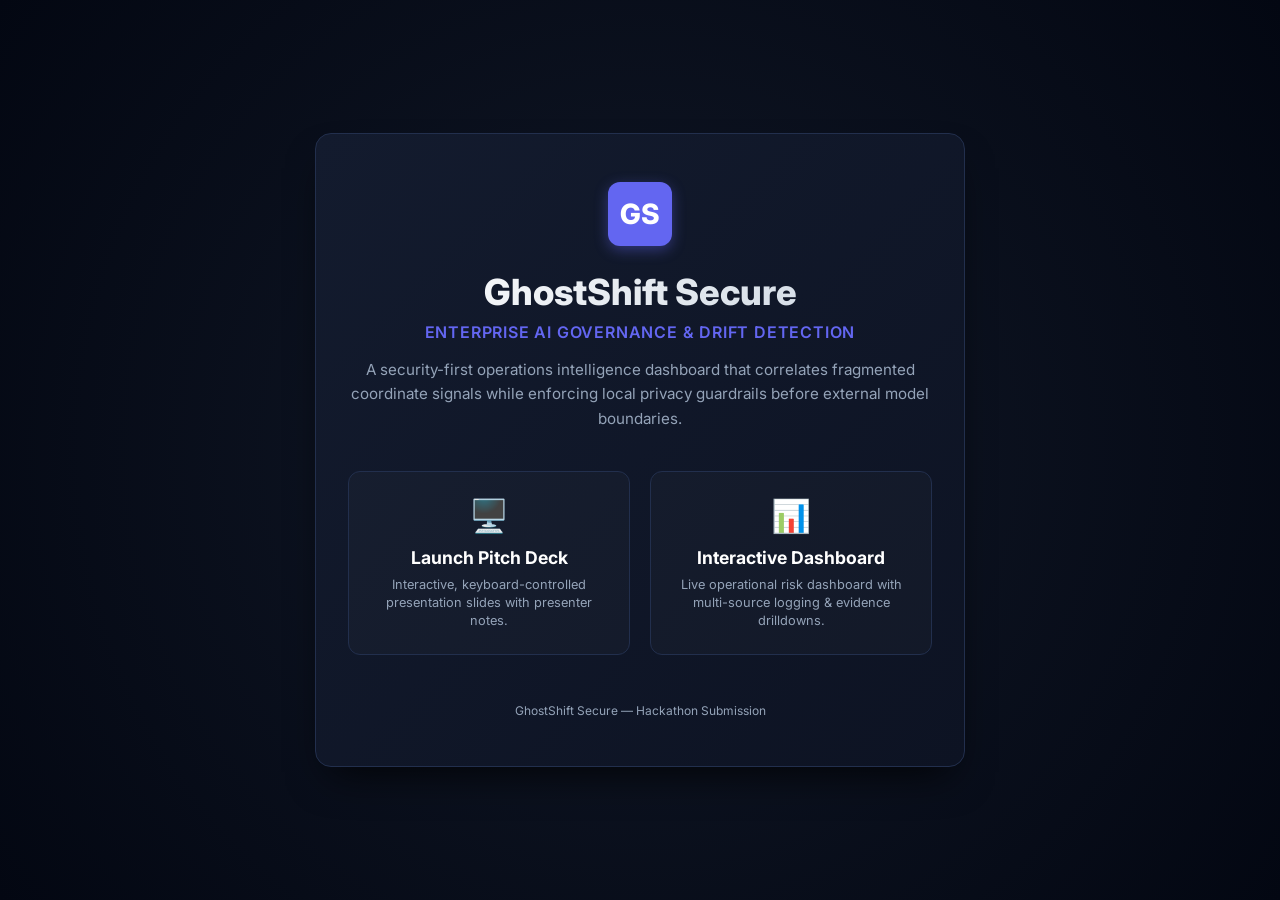
<file: index.html>
<!DOCTYPE html>
<html lang="en">
<head>
  <meta charset="UTF-8">
  <meta name="viewport" content="width=device-width, initial-scale=1.0">
  <title>GhostShift Secure — Project Hub</title>
  <link rel="preconnect" href="https://fonts.googleapis.com">
  <link rel="preconnect" href="https://fonts.gstatic.com" crossorigin>
  <link href="https://fonts.googleapis.com/css2?family=Inter:wght@300;400;500;600;700;800&display=swap" rel="stylesheet">
  <style>
    :root {
      --bg: #0b0f19;
      --surface: #131b2e;
      --surface-border: #222f4d;
      --text: #e2e8f0;
      --text-muted: #94a3b8;
      --primary: #6366f1;
      --primary-hover: #4f46e5;
      --accent: #10b981;
      --font-sans: 'Inter', -apple-system, BlinkMacSystemFont, "Segoe UI", Roboto, sans-serif;
    }

    * {
      box-sizing: border-box;
      margin: 0;
      padding: 0;
    }

    body {
      background-color: var(--bg);
      color: var(--text);
      font-family: var(--font-sans);
      min-height: 100vh;
      display: flex;
      flex-direction: column;
      align-items: center;
      justify-content: center;
      padding: 2rem;
      background: radial-gradient(circle at 50% 50%, #111827 0%, #030712 100%);
    }

    .hub-container {
      max-width: 650px;
      width: 100%;
      text-align: center;
      background: linear-gradient(135deg, var(--surface) 0%, #0d1323 100%);
      border: 1px solid var(--surface-border);
      border-radius: 16px;
      padding: 3rem 2rem;
      box-shadow: 0 20px 40px -15px rgba(0, 0, 0, 0.8);
    }

    .brand-logo {
      display: inline-flex;
      align-items: center;
      justify-content: center;
      width: 64px;
      height: 64px;
      background: var(--primary);
      color: #ffffff;
      font-size: 1.75rem;
      font-weight: 800;
      border-radius: 12px;
      margin-bottom: 1.5rem;
      box-shadow: 0 4px 14px rgba(99, 102, 241, 0.4);
    }

    h1 {
      font-size: 2.25rem;
      font-weight: 800;
      margin-bottom: 0.5rem;
      background: linear-gradient(120deg, #ffffff 0%, #cbd5e1 100%);
      -webkit-background-clip: text;
      -webkit-text-fill-color: transparent;
    }

    .tagline {
      color: var(--primary);
      font-weight: 600;
      font-size: 1rem;
      text-transform: uppercase;
      letter-spacing: 0.05em;
      margin-bottom: 1rem;
    }

    .description {
      color: var(--text-muted);
      font-size: 0.95rem;
      line-height: 1.6;
      margin-bottom: 2.5rem;
    }

    .actions-grid {
      display: grid;
      grid-template-columns: 1fr;
      gap: 1.25rem;
    }

    @media (min-width: 480px) {
      .actions-grid {
        grid-template-columns: 1fr 1fr;
      }
    }

    .hub-card {
      background: rgba(255, 255, 255, 0.02);
      border: 1px solid var(--surface-border);
      border-radius: 12px;
      padding: 1.5rem;
      text-decoration: none;
      color: var(--text);
      display: flex;
      flex-direction: column;
      align-items: center;
      transition: all 0.2s ease;
      cursor: pointer;
    }

    .hub-card:hover {
      background: rgba(99, 102, 241, 0.05);
      border-color: var(--primary);
      transform: translateY(-2px);
    }

    .card-icon {
      font-size: 2rem;
      margin-bottom: 0.75rem;
    }

    .card-title {
      font-weight: 700;
      font-size: 1.1rem;
      margin-bottom: 0.5rem;
      color: #ffffff;
    }

    .card-desc {
      font-size: 0.8rem;
      color: var(--text-muted);
      line-height: 1.4;
    }

    .footer {
      margin-top: 3rem;
      font-size: 0.75rem;
      color: var(--text-muted);
    }
  </style>
</head>
<body>

  <div class="hub-container">
    <div class="brand-logo">GS</div>
    <h1>GhostShift Secure</h1>
    <div class="tagline">Enterprise AI Governance & Drift Detection</div>
    <p class="description">
      A security-first operations intelligence dashboard that correlates fragmented coordinate signals while enforcing local privacy guardrails before external model boundaries.
    </p>

    <div class="actions-grid">
      <!-- Portal Link 1: Slides -->
      <a href="app/slides.html" class="hub-card">
        <span class="card-icon">🖥️</span>
        <span class="card-title">Launch Pitch Deck</span>
        <span class="card-desc">Interactive, keyboard-controlled presentation slides with presenter notes.</span>
      </a>

      <!-- Portal Link 2: Dashboard -->
      <a href="app/index.html" class="hub-card">
        <span class="card-icon">📊</span>
        <span class="card-title">Interactive Dashboard</span>
        <span class="card-desc">Live operational risk dashboard with multi-source logging & evidence drilldowns.</span>
      </a>
    </div>

    <div class="footer">
      GhostShift Secure — Hackathon Submission
    </div>
  </div>

</body>
</html>
</file>
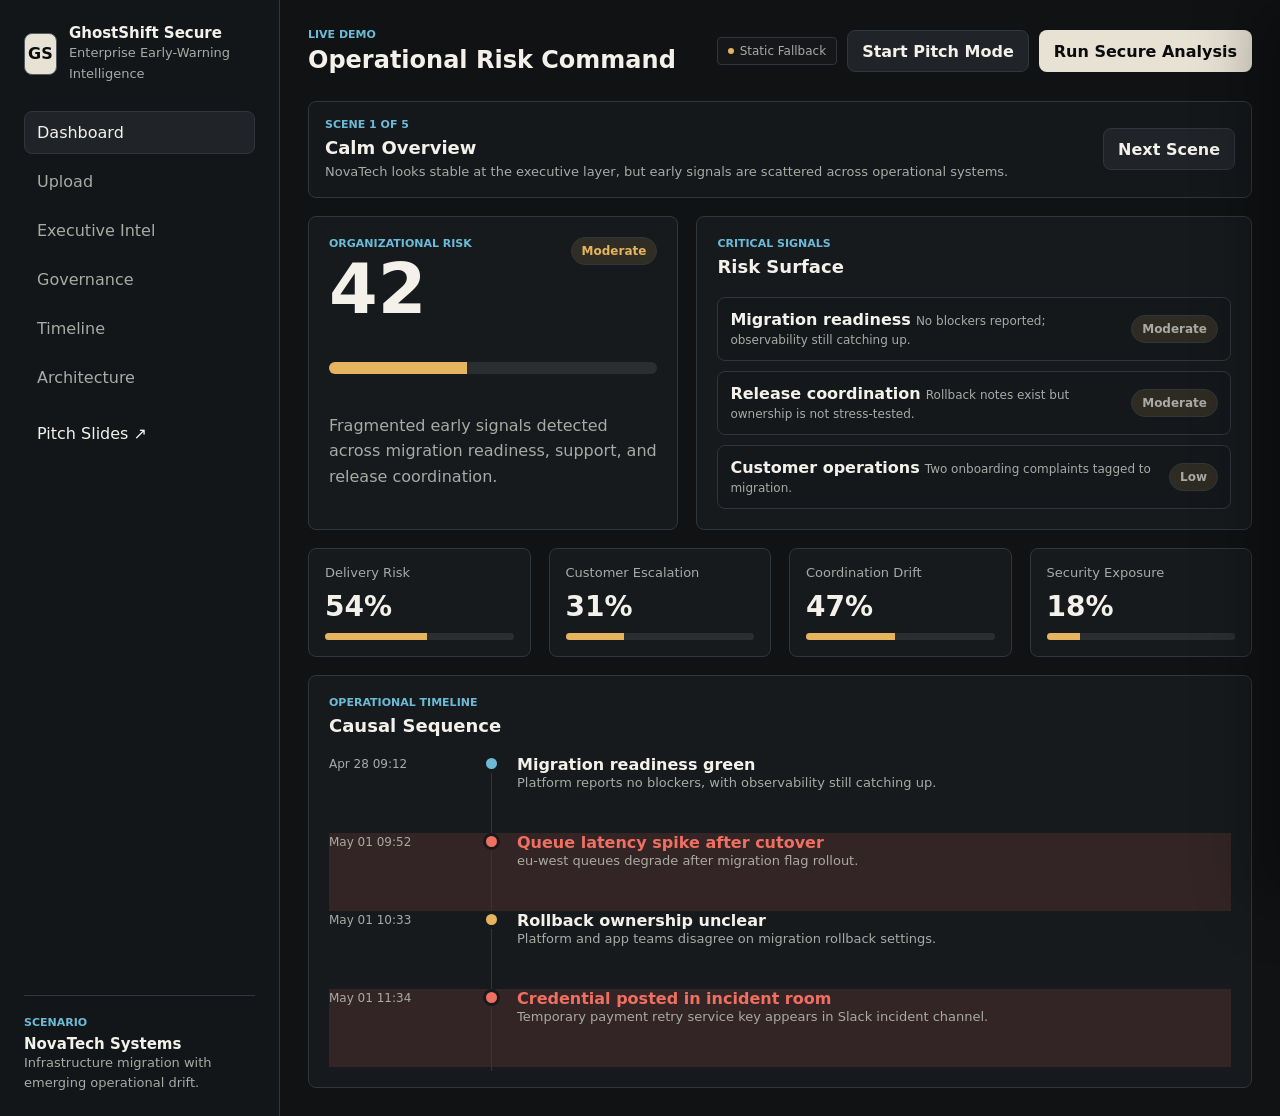
<file: app/index.html>
<!doctype html>
<html lang="en">
  <head>
    <meta charset="utf-8" />
    <meta name="viewport" content="width=device-width, initial-scale=1" />
    <title>GhostShift Secure</title>
    <link rel="stylesheet" href="./styles.css" />
  </head>
  <body>
    <main class="shell">
      <aside class="sidebar" aria-label="Primary">
        <div class="brand">
          <span class="brand-mark">GS</span>
          <div>
            <strong>GhostShift Secure</strong>
            <span>Enterprise Early-Warning Intelligence</span>
          </div>
        </div>
        <nav class="nav">
          <button class="nav-item active" data-view="dashboard">Dashboard</button>
          <button class="nav-item" data-view="upload">Upload</button>
          <button class="nav-item" data-view="intelligence">Executive Intel</button>
          <button class="nav-item" data-view="governance">Governance</button>
          <button class="nav-item" data-view="timeline">Timeline</button>
          <button class="nav-item" data-view="architecture">Architecture</button>
          <button class="nav-item" onclick="window.open('slides.html', '_blank')" style="border-top: 1px solid var(--surface-border); margin-top: 0.5rem; color: var(--primary);">Pitch Slides ↗</button>
        </nav>
        <div class="scenario">
          <span class="label">Scenario</span>
          <strong>NovaTech Systems</strong>
          <p>Infrastructure migration with emerging operational drift.</p>
        </div>
      </aside>

      <section class="workspace">
        <header class="topbar">
          <div>
            <span class="label">Live Demo</span>
            <h1>Operational Risk Command</h1>
          </div>
          <div class="topbar-actions">
            <div class="api-status" id="api-status">
              <span class="status-indicator disconnected"></span>
              <span class="status-text">Static Fallback</span>
            </div>
            <button class="secondary-action" id="start-pitch">Start Pitch Mode</button>
            <button class="primary-action" id="run-analysis">Run Secure Analysis</button>
          </div>
        </header>

        <section class="pitch-strip" id="pitch-strip" aria-live="polite">
          <div>
            <span class="label" id="pitch-kicker">Scene 1 of 5</span>
            <strong id="pitch-title">Calm Overview</strong>
            <p id="pitch-copy">NovaTech looks stable at the executive layer, but early signals are scattered across operational systems.</p>
          </div>
          <button class="secondary-action" id="next-scene">Next Scene</button>
        </section>

        <section class="view active" id="dashboard">
          <div class="hero-grid">
            <section class="risk-panel">
              <div class="panel-header">
                <div>
                  <span class="label">Organizational Risk</span>
                  <h2 id="risk-score">42</h2>
                </div>
                <span class="status-pill moderate" id="risk-posture">Moderate</span>
              </div>
              <div class="score-ring" aria-hidden="true">
                <div id="score-fill"></div>
              </div>
              <p id="risk-summary">Fragmented early signals detected across migration readiness, support, and release coordination.</p>
            </section>

            <section class="signal-panel">
              <div class="panel-header">
                <div>
                  <span class="label">Critical Signals</span>
                  <h2>Risk Surface</h2>
                </div>
              </div>
              <div class="signal-list" id="signal-list"></div>
            </section>
          </div>

          <section class="metrics-grid" aria-label="Risk metrics">
            <article class="metric">
              <span>Delivery Risk</span>
              <strong id="delivery-risk">54%</strong>
              <div class="bar"><i style="width:54%"></i></div>
            </article>
            <article class="metric">
              <span>Customer Escalation</span>
              <strong id="customer-risk">31%</strong>
              <div class="bar"><i style="width:31%"></i></div>
            </article>
            <article class="metric">
              <span>Coordination Drift</span>
              <strong id="coordination-risk">47%</strong>
              <div class="bar"><i style="width:47%"></i></div>
            </article>
            <article class="metric">
              <span>Security Exposure</span>
              <strong id="security-risk">18%</strong>
              <div class="bar"><i style="width:18%"></i></div>
            </article>
          </section>

          <section class="panel">
            <div class="panel-header">
              <div>
                <span class="label">Operational Timeline</span>
                <h2>Causal Sequence</h2>
              </div>
            </div>
            <div class="timeline compact" id="dashboard-timeline"></div>
          </section>
        </section>

        <section class="view" id="upload">
          <!-- Premium Configuration Zone -->
          <section class="panel split" style="margin-bottom: 12px; display: grid; grid-template-columns: 1fr 1.2fr; gap: 24px; align-items: start;">
            <div>
              <span class="label">Secure Ingestion & Governance</span>
              <h2>Operational Risk Analysis</h2>
              <p class="muted">Upload Slack logs, Jira tickets, support logs, and incident reports to perform real-time operational drift analysis.</p>
              
              <!-- Drag and drop upload zone -->
              <div id="drop-zone" style="margin-top: 16px; border: 2px dashed var(--line); border-radius: 8px; padding: 24px; text-align: center; background: rgba(255, 255, 255, 0.01); cursor: pointer; transition: border-color 0.2s ease;">
                <span class="label" style="color: var(--cyan); margin-bottom: 4px;">Drag & Drop Files Here</span>
                <p style="font-size: 12px; color: var(--muted);">or click to browse operational files (.csv, .jsonl, .md)</p>
                <input type="file" id="file-uploader" multiple style="display: none;" accept=".csv,.jsonl,.md" />
              </div>
              <div id="selected-files-list" style="margin-top: 10px; font-size: 12px; color: var(--green); min-height: 20px;"></div>
            </div>
            
            <div style="display: grid; gap: 14px; background: var(--surface); padding: 18px; border: 1px solid var(--line); border-radius: 8px;">
              <div>
                <span class="label" style="color: var(--cyan);">AI Engine Settings</span>
                <strong>Gemini LLM Pipeline</strong>
                <p class="muted" style="font-size: 11px; margin-top: 4px; margin-bottom: 10px;">GhostShift secure gateway uses dynamic DSPy modules + Gemini-1.5-Flash recursive briefings. Paste your key below to connect.</p>
                <div style="display: flex; gap: 8px;">
                  <input type="password" id="gemini-key-input" placeholder="Paste your GEMINI_API_KEY..." style="flex: 1; padding: 10px 12px; border-radius: 6px; border: 1px solid var(--line); background: var(--surface-2); color: var(--text); font-size: 13px;" />
                  <button class="secondary-action" id="save-key-btn" style="min-height: unset; padding: 0 16px; font-size: 13px;">Save Key</button>
                </div>
                <div id="key-status-msg" style="font-size: 11px; color: var(--muted); margin-top: 6px;"></div>
              </div>
              
              <div style="border-top: 1px solid var(--line); padding-top: 12px; display: flex; justify-content: space-between; align-items: center;">
                <div>
                  <strong>Analysis Action</strong>
                  <p class="muted" style="font-size: 11px;">Analyze custom files or fallback to NovaTech dataset.</p>
                </div>
                <button class="primary-action" id="upload-analysis" style="min-width: 140px;">Analyze Dataset</button>
              </div>
            </div>
          </section>
          
          <span class="label">Staged Datasets</span>
          <section class="file-grid" id="file-grid"></section>
          
          <span class="label" style="margin-top: 12px;">Active Pipeline Progress</span>
          <section class="pipeline" id="pipeline"></section>
        </section>

        <section class="view" id="intelligence">
          <section class="panel executive">
            <div class="brief-header">
              <div>
                <span class="label">Gemini Executive Brief</span>
                <h2 id="brief-headline">Infrastructure migration triggered coordination drift, customer escalation, and security exposure.</h2>
              </div>
              <div class="brief-score">
                <span>Confidence</span>
                <strong id="brief-confidence">91%</strong>
              </div>
            </div>
            <p id="brief-summary">NovaTech's infrastructure migration appears to have created a coordination breakdown between platform engineering, application teams, release management, and customer operations. The breakdown increased deployment instability, reopened critical defects, delayed the release train, and elevated enterprise customer escalation volume.</p>
          </section>
          <section class="executive-grid">
            <article class="brief-card wide">
              <span class="label">Root Cause</span>
              <p id="brief-root-cause">The migration shifted ownership boundaries faster than NovaTech's operating model could absorb.</p>
            </article>
            <article class="brief-card">
              <span class="label">Primary Decision</span>
              <p id="brief-primary-decision">Treat the migration as an active business-risk incident, not only an engineering defect.</p>
            </article>
            <article class="brief-card">
              <span class="label">72-Hour Action</span>
              <p id="brief-next-action">Centralize incident command, freeze non-critical deployments, rotate the exposed credential, and send proactive remediation timelines.</p>
            </article>
          </section>
          <section class="panel">
            <div class="panel-header">
              <div>
                <span class="label">What Changed Over Time</span>
                <h2>Operational Drift Pattern</h2>
              </div>
            </div>
            <div class="change-list" id="change-list"></div>
          </section>
          <section class="panel">
            <div class="panel-header">
              <div>
                <span class="label">Risk Sections</span>
                <h2>Evidence-Linked Executive Findings</h2>
              </div>
            </div>
            <div class="brief-risk-list" id="brief-risk-list"></div>
          </section>
          <section class="recommendations" id="recommendations"></section>
        </section>

        <section class="view" id="governance">
          <section class="governance-reveal">
            <article class="boundary-card">
              <span class="label">Original Payload</span>
              <code id="original-payload">Incident note: temporary key GSK_live_91f4b8ab73a2f23de0c871e921 was pasted during hotfix.</code>
            </article>
            <article class="boundary-card blocked">
              <span class="label">Sanitized Model Context</span>
              <code id="sanitized-payload">Incident note: temporary key [REDACTED_API_KEY] was pasted during hotfix.</code>
            </article>
          </section>
          <section class="panel">
            <div class="panel-header">
              <div>
                <span class="label">Veea Lobster Trap Layer</span>
                <h2>Outbound AI Governance</h2>
              </div>
              <span class="status-pill critical">3 events</span>
            </div>
            <div class="audit-log" id="audit-log"></div>
          </section>
        </section>

        <section class="view" id="timeline">
          <section class="panel">
            <span class="label">Timeline Intelligence</span>
            <h2>Migration Failure Pattern</h2>
            <div class="timeline" id="full-timeline"></div>
          </section>
        </section>

        <section class="view" id="architecture">
          <section class="panel">
            <span class="label">System Architecture</span>
            <h2>Secure Intelligence Path</h2>
            <div class="architecture-flow">
              <article>
                <strong>Enterprise Data</strong>
                <span>Slack, Jira, support, incidents, PDFs</span>
              </article>
              <article>
                <strong>Lobster Trap Filter</strong>
                <span>Secrets, PII, prompt injection, audit log</span>
              </article>
              <article>
                <strong>DSPy Recursive Analysis</strong>
                <span>Chunking, local summaries, risk modules</span>
              </article>
              <article>
                <strong>Gemini Briefing</strong>
                <span>Root cause, impact, remediation</span>
              </article>
              <article>
                <strong>Executive Dashboard</strong>
                <span>Risk score, timeline, governance evidence</span>
              </article>
            </div>
          </section>
        </section>
      </section>

      <aside class="evidence-drawer" id="evidence-drawer" aria-label="Risk evidence" aria-hidden="true">
        <div class="drawer-header">
          <div>
            <span class="label">Evidence Drilldown</span>
            <h2 id="evidence-title">Risk Evidence</h2>
          </div>
          <button class="icon-button" id="close-evidence" aria-label="Close evidence panel">X</button>
        </div>
        <div class="drawer-body">
          <div class="evidence-meta">
            <article>
              <span>Confidence</span>
              <strong id="evidence-confidence">--</strong>
            </article>
            <article>
              <span>Severity</span>
              <strong id="evidence-severity">--</strong>
            </article>
          </div>
          <section class="evidence-section">
            <span class="label">Why GhostShift Thinks This</span>
            <p id="evidence-why"></p>
          </section>
          <section class="evidence-section">
            <span class="label">Timeline Correlation</span>
            <p id="evidence-correlation"></p>
          </section>
          <section class="evidence-section">
            <span class="label">Recommended Action</span>
            <p id="evidence-action"></p>
          </section>
          <section class="evidence-section">
            <span class="label">Source Trail</span>
            <div class="source-list" id="evidence-sources"></div>
          </section>
        </div>
      </aside>
    </main>
    <script src="./app.js"></script>
  </body>
</html>
</file>
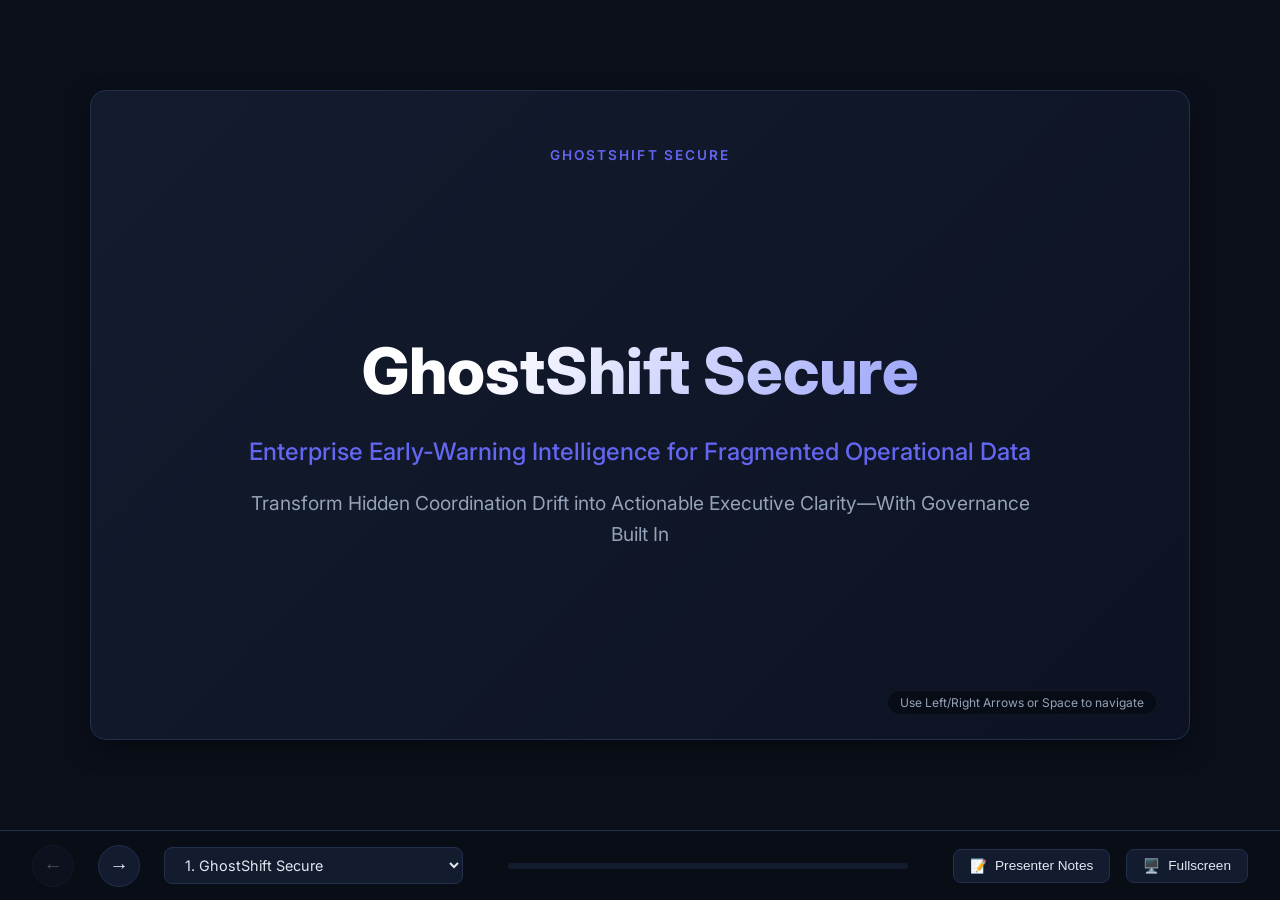
<file: app/slides.html>
<!DOCTYPE html>
<html lang="en">
<head>
  <meta charset="UTF-8">
  <meta name="viewport" content="width=device-width, initial-scale=1.0">
  <title>GhostShift Secure — Pitch Deck Slides</title>
  <link rel="preconnect" href="https://fonts.googleapis.com">
  <link rel="preconnect" href="https://fonts.gstatic.com" crossorigin>
  <link href="https://fonts.googleapis.com/css2?family=Fira+Code:wght@400;500&family=Inter:wght@300;400;500;600;700;800&display=swap" rel="stylesheet">
  <style>
    :root {
      --bg: #0b0f19;
      --surface: #131b2e;
      --surface-border: #222f4d;
      --text: #e2e8f0;
      --text-muted: #94a3b8;
      --primary: #6366f1;
      --primary-hover: #4f46e5;
      --accent: #10b981;
      --accent-red: #ef4444;
      --accent-amber: #f59e0b;
      --shadow: 0 10px 30px -10px rgba(0, 0, 0, 0.7);
      --font-sans: 'Inter', -apple-system, BlinkMacSystemFont, "Segoe UI", Roboto, sans-serif;
      --font-mono: 'Fira Code', monospace;
    }

    * {
      box-sizing: border-box;
      margin: 0;
      padding: 0;
    }

    body {
      background-color: var(--bg);
      color: var(--text);
      font-family: var(--font-sans);
      overflow: hidden;
      height: 100vh;
      display: flex;
      flex-direction: column;
      user-select: none;
    }

    /* Presentation Viewport */
    .deck-container {
      flex: 1;
      display: flex;
      align-items: center;
      justify-content: center;
      padding: 2rem;
      position: relative;
      perspective: 1000px;
    }

    .slide-viewport {
      width: 100%;
      max-width: 1100px;
      height: 100%;
      max-height: 650px;
      background: linear-gradient(135deg, var(--surface) 0%, #0d1323 100%);
      border: 1px solid var(--surface-border);
      border-radius: 16px;
      box-shadow: var(--shadow);
      position: relative;
      overflow: hidden;
      display: flex;
      flex-direction: column;
      transition: transform 0.5s cubic-bezier(0.25, 0.8, 0.25, 1);
    }

    .slide {
      position: absolute;
      top: 0;
      left: 0;
      width: 100%;
      height: 100%;
      padding: 3.5rem;
      display: flex;
      flex-direction: column;
      justify-content: center;
      opacity: 0;
      transform: translateX(100px) rotateY(-10deg);
      pointer-events: none;
      transition: opacity 0.4s ease, transform 0.4s cubic-bezier(0.25, 0.8, 0.25, 1);
    }

    .slide.active {
      opacity: 1;
      transform: translateX(0) rotateY(0deg);
      pointer-events: auto;
    }

    .slide.previous {
      opacity: 0;
      transform: translateX(-100px) rotateY(10deg);
    }

    /* Typography & Content Layout */
    .slide-header {
      margin-bottom: 2rem;
      display: flex;
      justify-content: space-between;
      align-items: center;
    }

    .slide-kicker {
      font-size: 0.85rem;
      font-weight: 600;
      text-transform: uppercase;
      letter-spacing: 0.15em;
      color: var(--primary);
    }

    .slide-title {
      font-size: 2.25rem;
      font-weight: 800;
      line-height: 1.2;
      background: linear-gradient(120deg, #ffffff 0%, #cbd5e1 100%);
      -webkit-background-clip: text;
      -webkit-text-fill-color: transparent;
      margin-top: 0.25rem;
    }

    .slide-body {
      flex: 1;
      display: flex;
      flex-direction: column;
      justify-content: center;
      font-size: 1.15rem;
      line-height: 1.6;
      color: #cbd5e1;
    }

    /* Slide specific styles */
    .title-slide {
      align-items: center;
      text-align: center;
    }

    .title-slide .slide-title {
      font-size: 4rem;
      margin-bottom: 1.5rem;
      background: linear-gradient(120deg, #ffffff 30%, #818cf8 100%);
      -webkit-background-clip: text;
      -webkit-text-fill-color: transparent;
    }

    .title-slide .tagline {
      font-size: 1.5rem;
      color: var(--primary);
      font-weight: 500;
      margin-bottom: 1rem;
    }

    .title-slide .subtitle {
      font-size: 1.2rem;
      color: var(--text-muted);
      max-width: 800px;
    }

    /* Grid Layouts */
    .grid-2 {
      display: grid;
      grid-template-columns: 1fr 1fr;
      gap: 2.5rem;
      align-items: center;
    }

    .grid-3 {
      display: grid;
      grid-template-columns: 1fr 1fr 1fr;
      gap: 1.5rem;
    }

    .card {
      background: rgba(255, 255, 255, 0.03);
      border: 1px solid rgba(255, 255, 255, 0.05);
      border-radius: 12px;
      padding: 1.5rem;
      transition: transform 0.3s ease, border-color 0.3s ease;
    }

    .card:hover {
      transform: translateY(-2px);
      border-color: rgba(99, 102, 241, 0.3);
      background: rgba(255, 255, 255, 0.05);
    }

    .card h4 {
      font-size: 1.25rem;
      font-weight: 600;
      margin-bottom: 0.75rem;
      color: #ffffff;
      display: flex;
      align-items: center;
      gap: 0.5rem;
    }

    .card ul {
      list-style-type: none;
      font-size: 0.95rem;
      color: var(--text-muted);
    }

    .card li {
      margin-bottom: 0.5rem;
      position: relative;
      padding-left: 1.25rem;
    }

    .card li::before {
      content: "•";
      color: var(--primary);
      position: absolute;
      left: 0;
      font-weight: bold;
    }

    /* Bullet lists */
    .bullet-list {
      list-style: none;
    }

    .bullet-list li {
      font-size: 1.2rem;
      margin-bottom: 1rem;
      padding-left: 2rem;
      position: relative;
    }

    .bullet-list li::before {
      content: "→";
      color: var(--primary);
      position: absolute;
      left: 0;
      font-weight: 700;
    }

    /* Highlights & Badges */
    .badge {
      display: inline-block;
      padding: 0.25rem 0.75rem;
      border-radius: 9999px;
      font-size: 0.75rem;
      font-weight: 600;
      text-transform: uppercase;
      letter-spacing: 0.05em;
    }

    .badge.red { background: rgba(239, 68, 68, 0.15); color: var(--accent-red); border: 1px solid rgba(239, 68, 68, 0.2); }
    .badge.green { background: rgba(16, 185, 129, 0.15); color: var(--accent); border: 1px solid rgba(16, 185, 129, 0.2); }
    .badge.amber { background: rgba(245, 158, 11, 0.15); color: var(--accent-amber); border: 1px solid rgba(245, 158, 11, 0.2); }

    .highlight-box {
      background: rgba(99, 102, 241, 0.08);
      border-left: 4px solid var(--primary);
      padding: 1.25rem;
      border-radius: 0 12px 12px 0;
      margin-top: 1rem;
    }

    /* Tables */
    table {
      width: 100%;
      border-collapse: collapse;
      margin-top: 0.5rem;
      font-size: 0.95rem;
    }

    th, td {
      padding: 0.75rem 1rem;
      text-align: left;
      border-bottom: 1px solid var(--surface-border);
    }

    th {
      font-weight: 600;
      color: #ffffff;
      background: rgba(255, 255, 255, 0.02);
    }

    tr:hover td {
      background: rgba(255, 255, 255, 0.01);
    }

    /* Architecture Flow styling */
    .arch-flow {
      display: flex;
      flex-direction: column;
      align-items: center;
      gap: 0.75rem;
      padding: 1rem;
      background: rgba(0, 0, 0, 0.2);
      border-radius: 12px;
      border: 1px solid var(--surface-border);
      font-family: var(--font-mono);
      font-size: 0.9rem;
    }

    .arch-step {
      background: var(--surface);
      border: 1px solid var(--surface-border);
      border-radius: 8px;
      padding: 0.6rem 1.5rem;
      width: 80%;
      text-align: center;
      color: var(--text);
      box-shadow: 0 4px 6px rgba(0, 0, 0, 0.2);
      position: relative;
    }

    .arch-step.highlight {
      border-color: var(--primary);
      background: rgba(99, 102, 241, 0.15);
      color: #ffffff;
      font-weight: 500;
    }

    .arch-arrow {
      color: var(--primary);
      font-size: 1.2rem;
    }

    /* Controls Bar */
    .deck-controls {
      background: #090d16;
      border-top: 1px solid var(--surface-border);
      padding: 1rem 2rem;
      display: flex;
      align-items: center;
      justify-content: space-between;
      height: 70px;
      z-index: 10;
    }

    .controls-left {
      display: flex;
      align-items: center;
      gap: 1.5rem;
    }

    .nav-btn {
      background: var(--surface);
      border: 1px solid var(--surface-border);
      color: var(--text);
      width: 42px;
      height: 42px;
      border-radius: 50%;
      display: flex;
      align-items: center;
      justify-content: center;
      cursor: pointer;
      font-size: 1.2rem;
      transition: all 0.2s ease;
    }

    .nav-btn:hover:not(:disabled) {
      background: var(--primary);
      border-color: var(--primary);
      color: #ffffff;
      transform: scale(1.05);
    }

    .nav-btn:disabled {
      opacity: 0.3;
      cursor: not-allowed;
    }

    .slide-select {
      background: var(--surface);
      border: 1px solid var(--surface-border);
      color: var(--text);
      padding: 0.5rem 1rem;
      border-radius: 8px;
      font-family: var(--font-sans);
      font-size: 0.9rem;
      outline: none;
      cursor: pointer;
    }

    .progress-container {
      flex: 1;
      max-width: 400px;
      height: 6px;
      background: var(--surface);
      border-radius: 999px;
      overflow: hidden;
      margin: 0 2rem;
    }

    .progress-bar {
      height: 100%;
      width: 0%;
      background: linear-gradient(90deg, var(--primary) 0%, var(--accent) 100%);
      border-radius: 999px;
      transition: width 0.3s cubic-bezier(0.25, 0.8, 0.25, 1);
    }

    .controls-right {
      display: flex;
      align-items: center;
      gap: 1rem;
    }

    .action-btn {
      background: var(--surface);
      border: 1px solid var(--surface-border);
      color: var(--text);
      padding: 0.5rem 1rem;
      border-radius: 8px;
      font-size: 0.85rem;
      font-weight: 500;
      cursor: pointer;
      display: flex;
      align-items: center;
      gap: 0.5rem;
      transition: all 0.2s ease;
    }

    .action-btn:hover {
      background: rgba(255, 255, 255, 0.05);
      border-color: var(--text-muted);
    }

    .action-btn.active {
      background: rgba(99, 102, 241, 0.15);
      border-color: var(--primary);
      color: #ffffff;
    }

    /* Presenter Notes Panel */
    .notes-drawer {
      height: 0px;
      background: #080c14;
      border-top: 0px solid var(--surface-border);
      overflow-y: auto;
      transition: height 0.3s cubic-bezier(0.25, 0.8, 0.25, 1), border-width 0.3s;
      padding: 0 2rem;
    }

    .notes-drawer.open {
      height: 160px;
      border-top: 1px solid var(--surface-border);
      padding: 1.25rem 2rem;
    }

    .notes-header {
      font-size: 0.75rem;
      font-weight: 700;
      text-transform: uppercase;
      letter-spacing: 0.1em;
      color: var(--primary);
      margin-bottom: 0.5rem;
    }

    .notes-content {
      font-size: 0.95rem;
      line-height: 1.5;
      color: #94a3b8;
    }

    /* Floating navigation hints */
    .keyboard-hint {
      position: absolute;
      bottom: 1.5rem;
      right: 2rem;
      font-size: 0.75rem;
      color: var(--text-muted);
      background: rgba(0, 0, 0, 0.4);
      padding: 0.25rem 0.75rem;
      border-radius: 99px;
      border: 1px solid rgba(255, 255, 255, 0.05);
      pointer-events: none;
    }

    .dashboard-link {
      color: var(--primary);
      text-decoration: none;
      font-weight: 500;
      transition: color 0.2s;
    }
    .dashboard-link:hover {
      color: var(--primary-hover);
      text-decoration: underline;
    }
  </style>
</head>
<body>

  <!-- Presentation Viewport -->
  <main class="deck-container">
    <div class="slide-viewport">

      <!-- Slide 1: Title & Positioning -->
      <section class="slide active title-slide" data-notes="Start strong! Welcome judges and operational leads. Position GhostShift Secure as an intelligence platform rather than a generic monitoring tool. The goal is to highlight the bridge between operational noise and boardroom-level decisions.">
        <header class="slide-header">
          <span class="slide-kicker">GhostShift Secure</span>
        </header>
        <div class="slide-body">
          <h1 class="slide-title">GhostShift Secure</h1>
          <p class="tagline">Enterprise Early-Warning Intelligence for Fragmented Operational Data</p>
          <p class="subtitle">Transform Hidden Coordination Drift into Actionable Executive Clarity—With Governance Built In</p>
        </div>
      </section>

      <!-- Slide 2: The Problem -->
      <section class="slide" data-notes="Introduce the fictional story of NovaTech Systems. They did an infrastructure migration that *looked* successful from the top layer but was experiencing structural coordination drift underneath. Point to the risk metric jump (42 -> 86) which went unnoticed.">
        <header class="slide-header">
          <div>
            <span class="slide-kicker">The Problem</span>
            <h2 class="slide-title">Enterprise Data is Fragmented. But the Crisis is Real.</h2>
          </div>
          <span class="badge red">NovaTech Scenario</span>
        </header>
        <div class="slide-body grid-2">
          <div>
            <p style="font-weight: 500; margin-bottom: 0.75rem; color: #ffffff;">What Leadership Sees (Green Dashboard):</p>
            <ul class="bullet-list" style="margin-bottom: 1.5rem;">
              <li style="font-size: 1.05rem; margin-bottom: 0.5rem;">Migration completed on schedule</li>
              <li style="font-size: 1.05rem; margin-bottom: 0.5rem;">Core systems online and active</li>
            </ul>
            <p style="font-weight: 500; margin-bottom: 0.75rem; color: #ffffff;">What Actually Happened Underneath:</p>
            <ul class="bullet-list">
              <li style="font-size: 1.05rem; margin-bottom: 0.5rem;">Deployment failures spiked 340%</li>
              <li style="font-size: 1.05rem; margin-bottom: 0.5rem;">Jira bugs reopened; SLA breached</li>
              <li style="font-size: 1.05rem; margin-bottom: 0.5rem;">API credential accidentally leaked to Slack</li>
            </ul>
          </div>
          <div class="card" style="text-align: center; border-color: rgba(239, 68, 68, 0.3);">
            <div style="font-size: 0.85rem; color: var(--accent-red); text-transform: uppercase; font-weight: 600;">Systemic Risk Escalation</div>
            <div style="font-size: 5.5rem; font-weight: 800; color: #ffffff; line-height: 1.1; margin: 0.5rem 0;">42 <span style="font-size: 2.5rem; color: var(--text-muted);">→</span> 86</div>
            <p style="font-size: 0.95rem; color: var(--text-muted);">The score jumped to critical, but no single standard alarm went off because the signals were fragmented.</p>
          </div>
        </div>
      </section>

      <!-- Slide 3: Why Current Solutions Fail -->
      <section class="slide" data-notes="Explain the blind spots in traditional systems: APM tools only monitor single services; sending raw logs to third-party LLMs introduces severe governance and leakage risks; and typical SIEM is built for hackers, not team coordination drift.">
        <header class="slide-header">
          <div>
            <span class="slide-kicker">Market Analysis</span>
            <h2 class="slide-title">Existing Approaches Have a Blind Spot</h2>
          </div>
        </header>
        <div class="slide-body grid-3">
          <div class="card">
            <h4>Traditional APM/Dashboards</h4>
            <ul>
              <li>Tracks isolated metrics only</li>
              <li>No cross-system correlation</li>
              <li>Requires manual human analysis and alert chasing</li>
            </ul>
          </div>
          <div class="card" style="border-color: rgba(245, 158, 11, 0.2);">
            <h4>Raw LLM Analysis</h4>
            <ul>
              <li>Sends sensitive data to external AI</li>
              <li>PII & credential leakage risk</li>
              <li>Unsubstantiated black-box findings with no evidence links</li>
            </ul>
          </div>
          <div class="card">
            <h4>Security SIEM / incident response</h4>
            <ul>
              <li>Built for security threat events</li>
              <li>Fails to parse team coordination</li>
              <li>Too slow for proactive operational warning</li>
            </ul>
          </div>
        </div>
      </section>

      <!-- Slide 4: Enter GhostShift Secure -->
      <section class="slide" data-notes="Walk through our solution's three pillars: 1. Correlating multi-source logs. 2. Redacting sensitive data before outbound APIs with Lobster Trap. 3. Providing evidence-linked executive briefings.">
        <header class="slide-header">
          <div>
            <span class="slide-kicker">The Solution</span>
            <h2 class="slide-title">GhostShift Secure: Three Core Capabilities</h2>
          </div>
        </header>
        <div class="slide-body grid-3">
          <div class="card">
            <div style="font-size: 2rem; margin-bottom: 0.5rem;">🧩</div>
            <h4>1. Correlate Signals</h4>
            <p style="font-size: 0.9rem; color: var(--text-muted);">Normalizes and parses Slack, Jira, support tickets, incident reports, and timelines automatically to locate coordination breakdowns.</p>
          </div>
          <div class="card" style="border-color: rgba(99, 102, 241, 0.4); background: rgba(99, 102, 241, 0.05);">
            <div style="font-size: 2rem; margin-bottom: 0.5rem;">🛡️</div>
            <h4>2. Enforce AI Boundaries</h4>
            <p style="font-size: 0.9rem; color: var(--text-muted);">The local <strong>Lobster Trap Filter</strong> intercepts and redacts API keys, credentials, PII, and emails <em>before</em> sending context to models.</p>
          </div>
          <div class="card">
            <div style="font-size: 2rem; margin-bottom: 0.5rem;">📈</div>
            <h4>3. Executive Intelligence</h4>
            <p style="font-size: 0.9rem; color: var(--text-muted);">Delivers boardroom-ready briefs with a confidence index, root causes, 72-hour recommendations, and clickable evidence audit links.</p>
          </div>
        </div>
      </section>

      <!-- Slide 5: The Architecture -->
      <section class="slide" data-notes="Detail the pipeline. Highlight that security is *first*, not an afterthought. Data sources go to parser, then get actively scrubbed by the Lobster Trap, then go to DSPy Modules for structure, and finally Gemini generates the brief.">
        <header class="slide-header">
          <div>
            <span class="slide-kicker">System Design</span>
            <h2 class="slide-title">GhostShift Secure Processing Pipeline</h2>
          </div>
        </header>
        <div class="slide-body grid-2">
          <div class="arch-flow">
            <div class="arch-step">Enterprise Data Sources (Slack, Jira, Support)</div>
            <div class="arch-arrow">↓</div>
            <div class="arch-step highlight">Lobster Trap Security Filter (Redacts Secrets)</div>
            <div class="arch-arrow">↓</div>
            <div class="arch-step">DSPy Intelligence Modules (Structured Chunking)</div>
            <div class="arch-arrow">↓</div>
            <div class="arch-step">Gemini Executive Briefing Generation</div>
            <div class="arch-arrow">↓</div>
            <div class="arch-step">Interactive Executive Dashboard</div>
          </div>
          <div>
            <p style="margin-bottom: 1rem; font-weight: 600; color: #ffffff;">Key Engineering Highlights:</p>
            <ul class="bullet-list" style="font-size: 1rem;">
              <li style="font-size: 1rem; margin-bottom: 0.75rem;"><strong>Security-First Proxy:</strong> Secrets are redacted before outbound requests.</li>
              <li style="font-size: 1rem; margin-bottom: 0.75rem;"><strong>Structured Modules:</strong> DSPy ensures repeatable, programmatically defined reasoning rather than wild chat formatting.</li>
              <li style="font-size: 1rem; margin-bottom: 0.75rem;"><strong>Evidence grounded:</strong> Claims in the brief link directly back to log line numbers.</li>
            </ul>
          </div>
        </div>
      </section>

      <!-- Slide 6: The Demo Flow -->
      <section class="slide" data-notes="Explain the demo story we are going to present. It matches our emotional arc: calm dashboard, secure ingestion, risk score escalation, governance audit, and executive clarity.">
        <header class="slide-header">
          <div>
            <span class="slide-kicker">Live Presentation Flow</span>
            <h2 class="slide-title">The Demo: NovaTech's Story</h2>
          </div>
        </header>
        <div class="slide-body">
          <div style="display: flex; justify-content: space-between; gap: 1rem;">
            <div class="card" style="flex: 1; padding: 1rem; font-size: 0.85rem;">
              <strong style="color: var(--primary);">Scene 1: Calm</strong>
              <p style="margin-top: 0.25rem; color: var(--text-muted);">Risk score starts at 42. Leadership feels stable.</p>
            </div>
            <div class="card" style="flex: 1; padding: 1rem; font-size: 0.85rem;">
              <strong style="color: var(--primary);">Scene 2: Ingest</strong>
              <p style="margin-top: 0.25rem; color: var(--text-muted);">Stage and upload NovaTech log files.</p>
            </div>
            <div class="card" style="flex: 1; padding: 1rem; font-size: 0.85rem; border-color: var(--primary);">
              <strong style="color: var(--primary);">Scene 3: Escalate</strong>
              <p style="margin-top: 0.25rem; color: var(--text-muted);">Risk transitions 42 -> 86. Drift revealed.</p>
            </div>
            <div class="card" style="flex: 1; padding: 1rem; font-size: 0.85rem;">
              <strong style="color: var(--primary);">Scene 4: Intercept</strong>
              <p style="margin-top: 0.25rem; color: var(--text-muted);">Review blocked API keys in Governance tab.</p>
            </div>
            <div class="card" style="flex: 1; padding: 1rem; font-size: 0.85rem;">
              <strong style="color: var(--primary);">Scene 5: Intelligence</strong>
              <p style="margin-top: 0.25rem; color: var(--text-muted);">Click evidence audit links & read briefing.</p>
            </div>
          </div>
          <div class="highlight-box" style="margin-top: 1.5rem; font-size: 1rem;">
            <strong>Presenter Tip:</strong> Walk through this narrative flow slowly. Emphasize that the risk escalation happens immediately and visibly, capturing the judges' attention.
          </div>
        </div>
      </section>

      <!-- Slide 7: What Makes GhostShift Unique -->
      <section class="slide" data-notes="Present the competitive landscape. Focus heavily on security boundaries and tracebility (confidence indices grounded in evidence) which competitors lack.">
        <header class="slide-header">
          <div>
            <span class="slide-kicker">Competitive Matrix</span>
            <h2 class="slide-title">What Makes GhostShift Unique</h2>
          </div>
        </header>
        <div class="slide-body">
          <table>
            <thead>
              <tr>
                <th>Aspect</th>
                <th>Standard Competitors</th>
                <th style="color: var(--primary); font-weight: bold;">GhostShift Secure</th>
              </tr>
            </thead>
            <tbody>
              <tr>
                <td><strong>Operational Correlation</strong></td>
                <td>Single metric alerts or manual trace</td>
                <td>Auto multi-source cross-system logic</td>
              </tr>
              <tr>
                <td><strong>AI Privacy / Governance</strong></td>
                <td>Direct, raw data outbound to LLMs</td>
                <td><span style="color: var(--accent); font-weight: bold;">Lobster Trap</span> intercept-first security</td>
              </tr>
              <tr>
                <td><strong>Auditability</strong></td>
                <td>Black-box score (ChatGPT style)</td>
                <td>Confidence score linked directly to raw evidence logs</td>
              </tr>
              <tr>
                <td><strong>Executive Alignment</strong></td>
                <td>Excessive jargon or chat logs</td>
                <td>Boardroom-ready briefs and 72-hour actions</td>
              </tr>
            </tbody>
          </table>
        </div>
      </section>

      <!-- Slide 8: The Business Impact -->
      <section class="slide" data-notes="Connect the technical elements back to business value: preventing churn, decreasing MTTR (mean time to recovery), protecting the brand from leaked secrets, and providing executive decision-readiness.">
        <header class="slide-header">
          <div>
            <span class="slide-kicker">Business Value</span>
            <h2 class="slide-title">The Business Impact</h2>
          </div>
        </header>
        <div class="slide-body grid-2">
          <div>
            <ul class="bullet-list">
              <li style="margin-bottom: 0.75rem; font-size: 1.05rem;"><strong>Prevent Revenue Loss:</strong> Instantly catches onboarding friction before SLA breach triggers refund requests.</li>
              <li style="margin-bottom: 0.75rem; font-size: 1.05rem;"><strong>Accelerate Recovery:</strong> Reduces MTTR by routing explicit tasks (e.g. appointing incident commander).</li>
              <li style="margin-bottom: 0.75rem; font-size: 1.05rem;"><strong>Mitigate Exposure:</strong> Intercepts API key exposures before they can be recorded in cloud model histories.</li>
            </ul>
          </div>
          <div class="card" style="background: rgba(16, 185, 129, 0.05); border-color: rgba(16, 185, 129, 0.2);">
            <h4 style="color: var(--accent);">Enterprise Trust Guarantee</h4>
            <p style="font-size: 0.95rem; line-height: 1.5; color: var(--text-muted); margin-top: 0.5rem;">
              By separating the <strong>Governance Proxy</strong> from the <strong>Reasoning Engine</strong>, enterprises can deploy GhostShift Secure in air-gapped networks. It guarantees compliance with financial, defense, and healthcare privacy guidelines out-of-the-box.
            </p>
          </div>
        </div>
      </section>

      <!-- Slide 9: Tech Stack & Feasibility -->
      <section class="slide" data-notes="Show that this is a highly realistic architecture. The frontend is fast and lightweight, the backend can run locally, and the DSPy modules keep LLM calls structured. Emphasize offline resilience as a product feature.">
        <header class="slide-header">
          <div>
            <span class="slide-kicker">Engineering</span>
            <h2 class="slide-title">Tech Stack & Feasibility</h2>
          </div>
        </header>
        <div class="slide-body grid-2">
          <div class="card">
            <h4 style="margin-bottom: 0.5rem;">Stack Profile</h4>
            <ul style="font-size: 0.9rem;">
              <li><strong>UI:</strong> Pure HTML5 / Modern CSS / Vanilla JS (No node package overhead, lightning-fast rendering)</li>
              <li><strong>Backend:</strong> Lightweight Python (FastAPI scaffold & dependency-free server fallback)</li>
              <li><strong>Model Flow:</strong> DSPy Module signatures + Gemini API connectivity</li>
            </ul>
          </div>
          <div class="card">
            <h4 style="margin-bottom: 0.5rem;">Offline Resilience</h4>
            <p style="font-size: 0.9rem; color: var(--text-muted);">
              The system features a seamless offline mode. If external APIs or the network drops during operations, it continues running on-premises using precomputed caches or local models, ensuring mission-critical continuity.
            </p>
          </div>
        </div>
      </section>

      <!-- Slide 10: Close & Ask -->
      <section class="slide title-slide" data-notes="Summarize the core pitch: GhostShift turns operational chaos into clarity. Make your ask—judges' support and corporate feedback. Thank everyone and invite questions!">
        <header class="slide-header">
          <span class="slide-kicker">GhostShift Secure</span>
        </header>
        <div class="slide-body">
          <h2 class="slide-title" style="font-size: 3rem; margin-bottom: 1rem;">Visible Clarity from Hidden Drift</h2>
          <p class="tagline" style="font-size: 1.3rem; margin-bottom: 1.5rem; color: #ffffff;">We bridge the gap between fragmented signals and executive action.</p>
          <div style="display: inline-block; margin-top: 1rem;">
            <a href="index.html" class="dashboard-link" style="font-size: 1.1rem; display: flex; align-items: center; justify-content: center; gap: 0.5rem;">
              <span>← Back to Dashboard</span>
            </a>
          </div>
        </div>
      </section>

      <span class="keyboard-hint">Use Left/Right Arrows or Space to navigate</span>
    </div>
  </main>

  <!-- Presenter Notes Panel -->
  <aside id="notes-drawer" class="notes-drawer">
    <div class="notes-header">Presenter Notes</div>
    <div id="notes-content" class="notes-content">Notes content will display here...</div>
  </aside>

  <!-- Controls Bar -->
  <footer class="deck-controls">
    <div class="controls-left">
      <button class="nav-btn" id="prev-btn" aria-label="Previous Slide">←</button>
      <button class="nav-btn" id="next-btn" aria-label="Next Slide">→</button>
      <select class="slide-select" id="slide-select" aria-label="Select Slide">
        <!-- Will be filled by JavaScript -->
      </select>
    </div>
    
    <div class="progress-container">
      <div class="progress-bar" id="progress-bar"></div>
    </div>

    <div class="controls-right">
      <button class="action-btn" id="notes-toggle">
        <span>📝</span> Presenter Notes
      </button>
      <button class="action-btn" id="fullscreen-toggle">
        <span>🖥️</span> Fullscreen
      </button>
    </div>
  </footer>

  <script>
    const slides = document.querySelectorAll('.slide');
    const prevBtn = document.getElementById('prev-btn');
    const nextBtn = document.getElementById('next-btn');
    const slideSelect = document.getElementById('slide-select');
    const progressBar = document.getElementById('progress-bar');
    const notesToggle = document.getElementById('notes-toggle');
    const notesDrawer = document.getElementById('notes-drawer');
    const notesContent = document.getElementById('notes-content');
    const fullscreenToggle = document.getElementById('fullscreen-toggle');

    let currentSlide = 0;

    // Initialize select options
    slides.forEach((slide, index) => {
      const kicker = slide.querySelector('.slide-kicker')?.textContent || `Slide ${index + 1}`;
      const title = slide.querySelector('.slide-title')?.textContent || kicker;
      const option = document.createElement('option');
      option.value = index;
      option.textContent = `${index + 1}. ${title.substring(0, 30)}${title.length > 30 ? '...' : ''}`;
      slideSelect.appendChild(option);
    });

    function updateDeck() {
      slides.forEach((slide, index) => {
        slide.classList.remove('active', 'previous');
        if (index === currentSlide) {
          slide.classList.add('active');
        } else if (index < currentSlide) {
          slide.classList.add('previous');
        }
      });

      // Update Controls
      prevBtn.disabled = currentSlide === 0;
      nextBtn.disabled = currentSlide === slides.length - 1;
      slideSelect.value = currentSlide;

      // Update Progress
      const progressPercent = (currentSlide / (slides.length - 1)) * 100;
      progressBar.style.width = `${progressPercent}%`;

      // Update Presenter Notes
      const notes = slides[currentSlide].getAttribute('data-notes');
      notesContent.textContent = notes || "No presenter notes for this slide.";
    }

    function nextSlide() {
      if (currentSlide < slides.length - 1) {
        currentSlide++;
        updateDeck();
      }
    }

    function prevSlide() {
      if (currentSlide > 0) {
        currentSlide--;
        updateDeck();
      }
    }

    // Event Listeners
    prevBtn.addEventListener('click', prevSlide);
    nextBtn.addEventListener('click', nextSlide);
    slideSelect.addEventListener('change', (e) => {
      currentSlide = parseInt(e.target.value);
      updateDeck();
    });

    notesToggle.addEventListener('click', () => {
      notesDrawer.classList.toggle('open');
      notesToggle.classList.toggle('active');
    });

    fullscreenToggle.addEventListener('click', () => {
      if (!document.fullscreenElement) {
        document.documentElement.requestFullscreen().catch(err => {
          console.error(`Error enabling fullscreen: ${err.message}`);
        });
      } else {
        document.exitFullscreen();
      }
    });

    // Keyboard Navigation
    document.addEventListener('keydown', (e) => {
      if (e.key === 'ArrowRight' || e.key === ' ' || e.key === 'Enter') {
        e.preventDefault();
        nextSlide();
      } else if (e.key === 'ArrowLeft' || e.key === 'Backspace') {
        e.preventDefault();
        prevSlide();
      }
    });

    // Initialize
    updateDeck();
  </script>
</body>
</html>
</file>
<file: app/styles.css>
:root {
  color-scheme: dark;
  --bg: #101214;
  --surface: #171a1d;
  --surface-2: #202428;
  --line: #30363c;
  --text: #f4f1ea;
  --muted: #a9aaa4;
  --green: #56c596;
  --amber: #e6b45e;
  --red: #ef6f61;
  --cyan: #6bbbd8;
  --ink: #0b0c0d;
}

* {
  box-sizing: border-box;
}

body {
  margin: 0;
  min-height: 100vh;
  background: var(--bg);
  color: var(--text);
  font-family: Inter, ui-sans-serif, system-ui, -apple-system, BlinkMacSystemFont, "Segoe UI", sans-serif;
  letter-spacing: 0;
}

button {
  font: inherit;
}

.shell {
  display: grid;
  grid-template-columns: 280px 1fr;
  min-height: 100vh;
}

.sidebar {
  border-right: 1px solid var(--line);
  background: #131619;
  padding: 24px;
  display: flex;
  flex-direction: column;
  gap: 28px;
}

.brand {
  display: flex;
  align-items: center;
  gap: 12px;
}

.brand-mark {
  display: grid;
  place-items: center;
  width: 42px;
  height: 42px;
  border: 1px solid #4e5b62;
  background: #e7e2d4;
  color: var(--ink);
  font-weight: 800;
  border-radius: 8px;
}

.brand strong,
.scenario strong {
  display: block;
  font-size: 15px;
}

.brand span:last-child,
.scenario p,
.muted {
  color: var(--muted);
  font-size: 13px;
  line-height: 1.5;
}

.nav {
  display: grid;
  gap: 6px;
}

.nav-item,
.primary-action,
.secondary-action,
.icon-button {
  border: 1px solid transparent;
  border-radius: 8px;
  cursor: pointer;
  transition: background 180ms ease, border-color 180ms ease, transform 180ms ease;
}

.nav-item {
  color: var(--muted);
  background: transparent;
  text-align: left;
  padding: 11px 12px;
}

.nav-item:hover,
.nav-item.active {
  background: var(--surface-2);
  border-color: var(--line);
  color: var(--text);
}

.scenario {
  margin-top: auto;
  border-top: 1px solid var(--line);
  padding-top: 20px;
}

.workspace {
  padding: 28px;
  overflow: hidden;
}

.topbar,
.panel-header,
.split {
  display: flex;
  justify-content: space-between;
  gap: 18px;
  align-items: flex-start;
}

.topbar {
  align-items: center;
  margin-bottom: 26px;
}

.topbar-actions {
  display: flex;
  gap: 10px;
  align-items: center;
}

.api-status {
  display: flex;
  align-items: center;
  gap: 6px;
  padding: 6px 10px;
  border: 1px solid var(--line);
  border-radius: 4px;
  background: rgba(255, 255, 255, 0.02);
}

.status-indicator {
  width: 6px;
  height: 6px;
  border-radius: 50%;
  animation: pulse 2s infinite;
}

.status-indicator.connected {
  background: var(--green);
}

.status-indicator.disconnected {
  background: var(--amber);
  animation: none;
}

.status-text {
  font-size: 12px;
  color: var(--muted);
}

@keyframes pulse {
  0%, 100% {
    opacity: 1;
  }
  50% {
    opacity: 0.5;
  }
}

.label {
  display: block;
  color: var(--cyan);
  font-size: 11px;
  text-transform: uppercase;
  letter-spacing: 0;
  font-weight: 800;
  margin-bottom: 6px;
}

h1,
h2,
p {
  margin: 0;
}

h1 {
  font-size: 24px;
  line-height: 1.15;
}

h2 {
  font-size: 18px;
  line-height: 1.25;
}

.primary-action {
  background: #e7e2d4;
  color: var(--ink);
  padding: 10px 14px;
  font-weight: 800;
  min-height: 42px;
}

.secondary-action {
  background: var(--surface-2);
  border-color: var(--line);
  color: var(--text);
  padding: 10px 14px;
  font-weight: 800;
  min-height: 42px;
}

.icon-button {
  width: 38px;
  height: 38px;
  background: var(--surface-2);
  border-color: var(--line);
  color: var(--text);
  font-size: 22px;
  line-height: 1;
}

.primary-action:hover,
.secondary-action:hover {
  transform: translateY(-1px);
}

.pitch-strip {
  display: grid;
  grid-template-columns: 1fr auto;
  gap: 18px;
  align-items: center;
  border: 1px solid var(--line);
  background: #14181b;
  border-radius: 8px;
  padding: 16px;
  margin-bottom: 18px;
}

.pitch-strip strong {
  display: block;
  font-size: 18px;
  margin-bottom: 4px;
}

.pitch-strip p {
  color: var(--muted);
  font-size: 13px;
  line-height: 1.5;
}

.view {
  display: none;
}

.view.active {
  display: grid;
  gap: 18px;
}

.hero-grid {
  display: grid;
  grid-template-columns: minmax(280px, 0.8fr) minmax(320px, 1.2fr);
  gap: 18px;
}

.panel,
.risk-panel,
.signal-panel,
.metric,
.pipeline-step,
.recommendation,
.audit-row,
.brief-card,
.brief-risk {
  background: var(--surface);
  border: 1px solid var(--line);
  border-radius: 8px;
}

.panel,
.risk-panel,
.signal-panel {
  padding: 20px;
}

.risk-panel {
  display: grid;
  gap: 20px;
}

#risk-score {
  font-size: 70px;
  line-height: 0.95;
}

.status-pill {
  border-radius: 999px;
  padding: 6px 10px;
  font-size: 12px;
  font-weight: 800;
  border: 1px solid var(--line);
  white-space: nowrap;
}

.moderate {
  color: var(--amber);
  background: rgba(230, 180, 94, 0.12);
}

.critical {
  color: var(--red);
  background: rgba(239, 111, 97, 0.13);
}

.score-ring {
  height: 12px;
  background: #2a2e31;
  border-radius: 999px;
  overflow: hidden;
}

.score-ring div,
.bar i {
  display: block;
  height: 100%;
  width: 42%;
  background: var(--amber);
  transition: width 700ms ease, background 700ms ease;
}

.risk-panel p,
.executive p {
  color: var(--muted);
  line-height: 1.6;
}

.signal-list {
  display: grid;
  gap: 10px;
  margin-top: 18px;
}

.signal {
  display: grid;
  grid-template-columns: 1fr auto;
  gap: 10px;
  align-items: center;
  padding: 12px;
  border: 1px solid var(--line);
  border-radius: 8px;
  background: #14181b;
  width: 100%;
  color: var(--text);
  text-align: left;
  cursor: pointer;
}

.signal span {
  color: var(--muted);
  font-size: 12px;
}

.signal:hover,
.signal.active {
  border-color: rgba(107, 187, 216, 0.7);
  background: #171d20;
}

.metrics-grid {
  display: grid;
  grid-template-columns: repeat(4, minmax(0, 1fr));
  gap: 18px;
}

.metric {
  padding: 16px;
  display: grid;
  gap: 10px;
}

.metric span {
  color: var(--muted);
  font-size: 13px;
}

.metric strong {
  font-size: 28px;
}

.bar {
  height: 7px;
  background: #2a2e31;
  border-radius: 999px;
  overflow: hidden;
}

.pipeline,
.recommendations,
.file-grid {
  display: grid;
  gap: 12px;
}

.file-grid {
  grid-template-columns: repeat(3, minmax(0, 1fr));
}

.file-card {
  background: var(--surface);
  border: 1px solid var(--line);
  border-radius: 8px;
  padding: 16px;
  display: grid;
  gap: 10px;
}

.file-card strong {
  font-size: 14px;
}

.file-card span {
  color: var(--muted);
  font-size: 12px;
}

.pipeline-step,
.recommendation,
.audit-row {
  padding: 16px;
}

.pipeline-step {
  display: grid;
  grid-template-columns: 34px 1fr auto;
  gap: 14px;
  align-items: center;
}

.step-index {
  width: 34px;
  height: 34px;
  border-radius: 8px;
  display: grid;
  place-items: center;
  background: var(--surface-2);
  color: var(--cyan);
  font-weight: 800;
}

.step-state {
  color: var(--muted);
  font-size: 12px;
}

.pipeline-step.done .step-state {
  color: var(--green);
}

.pipeline-step.blocked .step-state {
  color: var(--red);
}

.executive {
  display: grid;
  gap: 16px;
}

.executive h2 {
  font-size: 28px;
  max-width: 880px;
}

.brief-header {
  display: flex;
  justify-content: space-between;
  gap: 18px;
  align-items: flex-start;
}

.brief-score {
  min-width: 132px;
  border: 1px solid rgba(107, 187, 216, 0.45);
  border-radius: 8px;
  background: #111416;
  padding: 14px;
}

.brief-score span,
.brief-card span {
  display: block;
  color: var(--muted);
  font-size: 12px;
  margin-bottom: 6px;
}

.brief-score strong {
  font-size: 28px;
}

.executive-grid {
  display: grid;
  grid-template-columns: 1.35fr 1fr 1fr;
  gap: 18px;
}

.brief-card {
  padding: 18px;
}

.brief-card p,
.brief-risk p,
.change-item p {
  color: var(--muted);
  font-size: 13px;
  line-height: 1.55;
}

.change-list,
.brief-risk-list {
  display: grid;
  gap: 12px;
  margin-top: 18px;
}

.change-item {
  display: grid;
  grid-template-columns: 32px 1fr;
  gap: 12px;
  align-items: start;
  border: 1px solid var(--line);
  border-radius: 8px;
  background: #14181b;
  padding: 14px;
}

.change-item strong {
  display: grid;
  place-items: center;
  width: 32px;
  height: 32px;
  border-radius: 8px;
  background: var(--surface-2);
  color: var(--cyan);
}

.brief-risk {
  display: grid;
  grid-template-columns: 1fr auto auto;
  gap: 14px;
  align-items: center;
  padding: 14px;
}

.brief-risk button {
  white-space: nowrap;
}

.recommendation {
  display: flex;
  gap: 12px;
  align-items: flex-start;
}

.rec-num {
  color: var(--cyan);
  font-weight: 800;
}

.audit-log {
  display: grid;
  gap: 12px;
  margin-top: 18px;
}

.governance-reveal {
  display: grid;
  grid-template-columns: 1fr 1fr;
  gap: 18px;
}

.boundary-card {
  background: var(--surface);
  border: 1px solid var(--line);
  border-radius: 8px;
  padding: 18px;
  display: grid;
  gap: 12px;
}

.boundary-card.blocked {
  border-color: rgba(86, 197, 150, 0.55);
}

.boundary-card code {
  display: block;
  white-space: normal;
  overflow-wrap: anywhere;
  color: var(--text);
  background: #111416;
  border: 1px solid var(--line);
  border-radius: 8px;
  padding: 14px;
  line-height: 1.55;
  font-size: 13px;
}

.audit-row {
  display: grid;
  grid-template-columns: 130px 1fr 180px;
  gap: 16px;
  align-items: center;
}

.audit-row p,
.timeline p {
  color: var(--muted);
  font-size: 13px;
  line-height: 1.45;
}

.timeline {
  display: grid;
  gap: 0;
  margin-top: 18px;
}

.timeline-item {
  display: grid;
  grid-template-columns: 140px 20px 1fr;
  gap: 14px;
  min-height: 78px;
}

.timeline-item time {
  color: var(--muted);
  font-size: 12px;
  padding-top: 2px;
}

.timeline-marker {
  position: relative;
}

.timeline-marker::before {
  content: "";
  position: absolute;
  left: 8px;
  top: 18px;
  bottom: -4px;
  width: 1px;
  background: var(--line);
}

.timeline-dot {
  width: 17px;
  height: 17px;
  border-radius: 50%;
  background: var(--cyan);
  border: 3px solid var(--surface);
}

.timeline-item.critical .timeline-dot {
  background: var(--red);
}

.timeline-item.high .timeline-dot {
  background: var(--amber);
}

.timeline-content {
  padding-bottom: 20px;
}

.timeline.compact .timeline-item:nth-child(n + 5) {
  display: none;
}

.architecture-flow {
  display: grid;
  grid-template-columns: repeat(5, minmax(0, 1fr));
  gap: 12px;
  margin-top: 18px;
}

.architecture-flow article {
  position: relative;
  min-height: 150px;
  border: 1px solid var(--line);
  background: #14181b;
  border-radius: 8px;
  padding: 16px;
  display: flex;
  flex-direction: column;
  justify-content: space-between;
}

.architecture-flow article:not(:last-child)::after {
  content: ">";
  position: absolute;
  right: -11px;
  top: 50%;
  transform: translateY(-50%);
  color: var(--cyan);
  font-weight: 800;
  background: var(--surface);
  border: 1px solid var(--line);
  width: 20px;
  height: 20px;
  display: grid;
  place-items: center;
  border-radius: 50%;
  z-index: 2;
}

.architecture-flow span {
  color: var(--muted);
  font-size: 13px;
  line-height: 1.45;
}

.evidence-drawer {
  position: fixed;
  top: 0;
  right: 0;
  bottom: 0;
  width: min(440px, 100vw);
  background: #15191c;
  border-left: 1px solid var(--line);
  box-shadow: -24px 0 60px rgba(0, 0, 0, 0.32);
  transform: translateX(100%);
  transition: transform 220ms ease;
  z-index: 20;
  display: flex;
  flex-direction: column;
}

.evidence-drawer.open {
  transform: translateX(0);
}

.drawer-header {
  display: flex;
  align-items: flex-start;
  justify-content: space-between;
  gap: 16px;
  border-bottom: 1px solid var(--line);
  padding: 20px;
}

.drawer-body {
  display: grid;
  gap: 18px;
  padding: 20px;
  overflow: auto;
}

.evidence-meta {
  display: grid;
  grid-template-columns: 1fr 1fr;
  gap: 12px;
}

.evidence-meta article,
.source-item {
  border: 1px solid var(--line);
  border-radius: 8px;
  background: #111416;
  padding: 14px;
}

.evidence-meta span {
  color: var(--muted);
  display: block;
  font-size: 12px;
  margin-bottom: 6px;
}

.evidence-meta strong {
  font-size: 20px;
}

.evidence-section {
  display: grid;
  gap: 8px;
}

.evidence-section p,
.source-item p {
  color: var(--muted);
  font-size: 13px;
  line-height: 1.55;
}

.source-list {
  display: grid;
  gap: 10px;
}

.source-item header {
  display: flex;
  justify-content: space-between;
  gap: 12px;
  margin-bottom: 8px;
}

.source-item time,
.source-item span {
  color: var(--muted);
  font-size: 12px;
}

@media (max-width: 920px) {
  .shell {
    grid-template-columns: 1fr;
  }

  .sidebar {
    position: static;
    padding: 16px;
    gap: 14px;
  }

  .nav {
    grid-template-columns: repeat(3, minmax(0, 1fr));
  }

  .nav-item {
    text-align: center;
    padding: 10px 8px;
  }

  .scenario {
    margin-top: 0;
    padding-top: 14px;
  }

  .workspace {
    padding: 18px;
  }

  .hero-grid,
  .metrics-grid,
  .audit-row,
  .file-grid,
  .governance-reveal,
  .architecture-flow,
  .executive-grid,
  .brief-risk {
    grid-template-columns: 1fr;
  }

  .topbar,
  .panel-header,
  .split,
  .pitch-strip,
  .brief-header {
    flex-direction: column;
    align-items: stretch;
    grid-template-columns: 1fr;
  }

  .topbar-actions {
    flex-direction: column;
    align-items: stretch;
  }

  .timeline-item {
    grid-template-columns: 96px 20px 1fr;
  }

  .architecture-flow article:not(:last-child)::after {
    display: none;
  }
}

@media (max-width: 560px) {
  .nav {
    grid-template-columns: repeat(2, minmax(0, 1fr));
  }

  #risk-score {
    font-size: 58px;
  }
}
</file>
